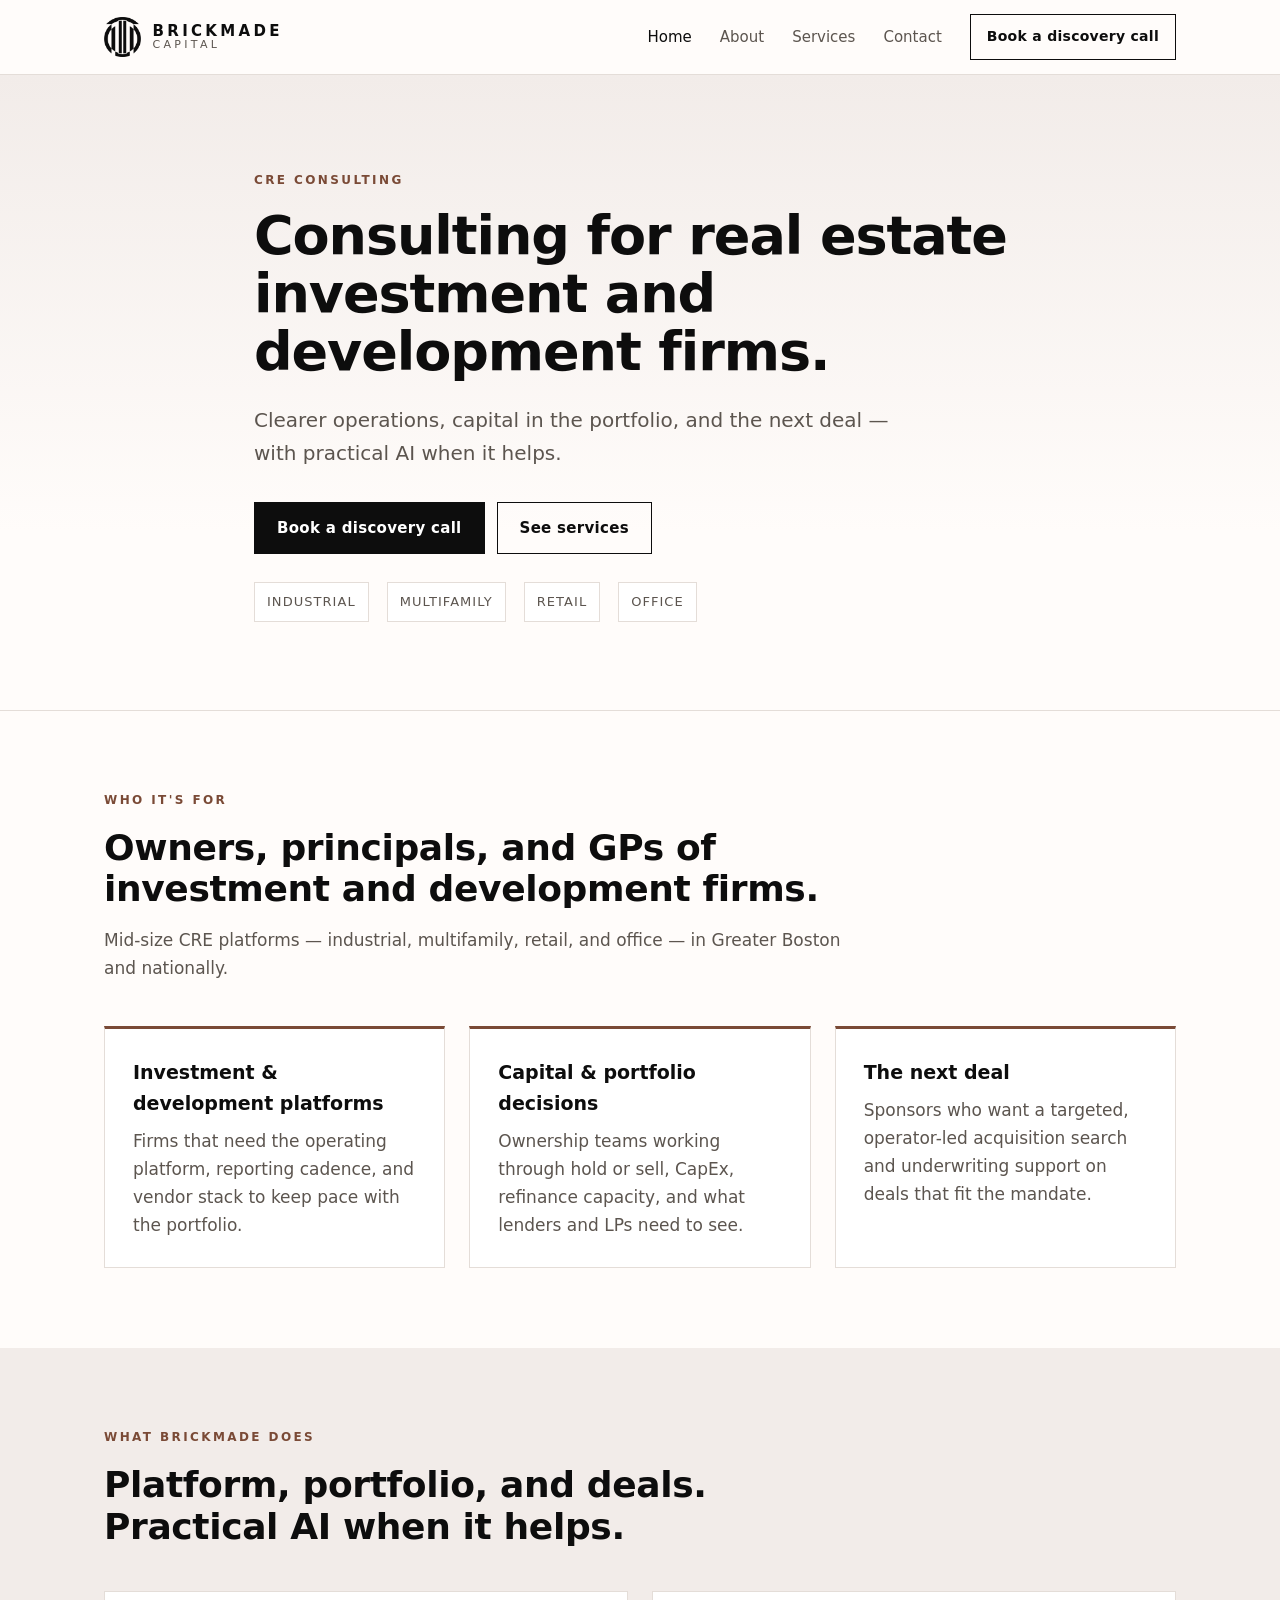
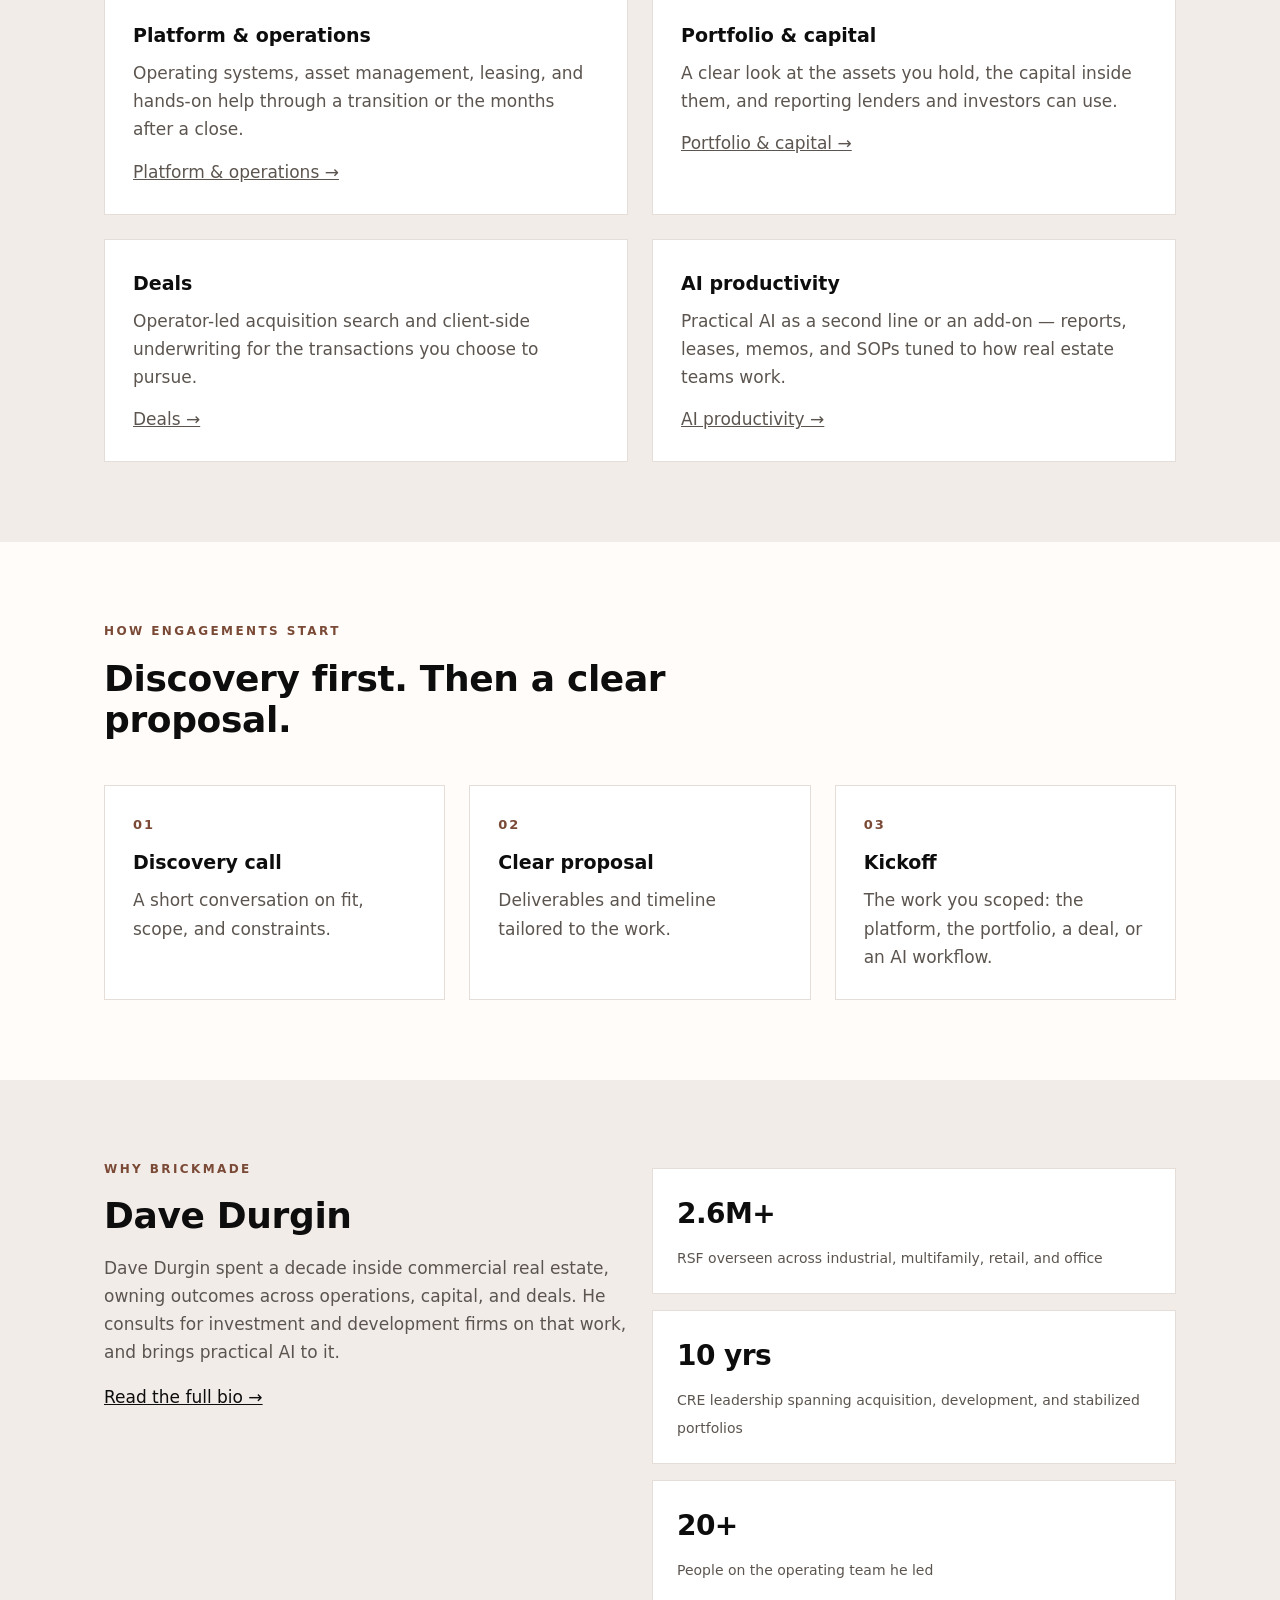
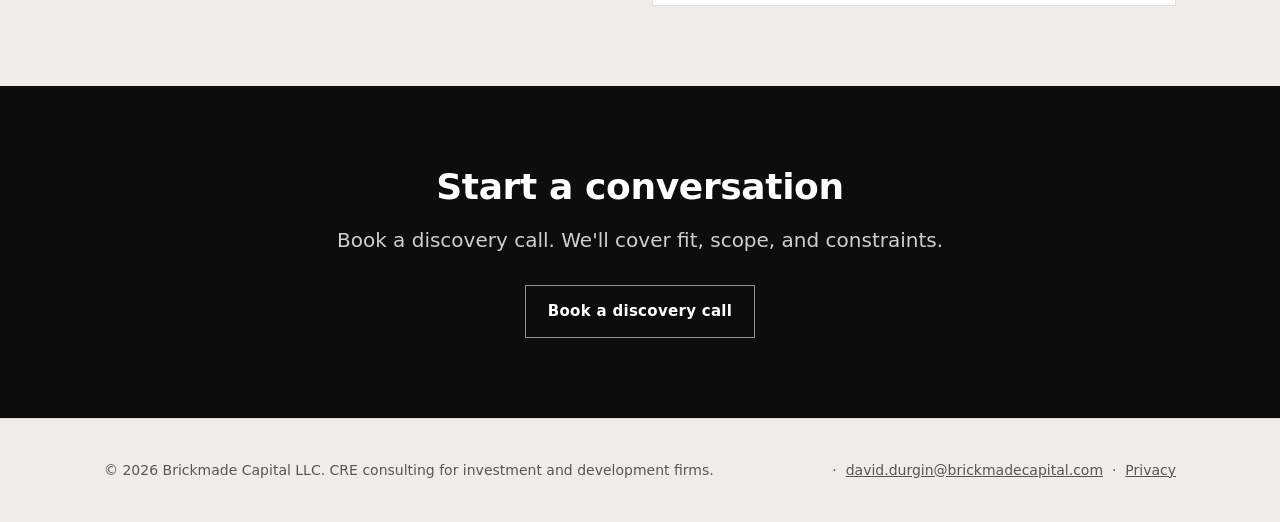
<file: index.html>
<!DOCTYPE html>
<html lang="en">
<head>
<meta charset="utf-8">
<meta name="viewport" content="width=device-width, initial-scale=1">
<title>Brickmade Capital | CRE Consulting</title>
<meta name="description" content="Brickmade Capital consults for real estate investment and development firms — operations, capital in the portfolio, and the next deal — with practical AI as an add-on.">
<link rel="icon" type="image/png" href="assets/favicon.png">
<link rel="stylesheet" href="site.css">
<!-- TODO(go-live): add canonical URL https://brickmadecapital.com/ and Open Graph image once domain is live -->
</head>
<body>
<header class="site"><div class="wrap">
<a class="brand" href="index.html"><img src="assets/bm-icon.png" alt="Brickmade Capital logo"><span>BRICKMADE<small>CAPITAL</small></span></a>
<button class="menu-toggle" aria-expanded="false" aria-label="Open menu">Menu</button>
<nav class="main"><a href="index.html" aria-current="page">Home</a><a href="about.html">About</a><a href="services.html">Services</a><a href="contact.html">Contact</a><span class="nav-cta"><a class="btn ghost" href="mailto:david.durgin@brickmadecapital.com?subject=Discovery%20call%20%E2%80%94%20Brickmade%20Capital">Book a discovery call</a></span></nav>
</div></header>
<main>
<section class="hero"><div class="wrap hero-solo">
<div>
<p class="eyebrow">CRE consulting</p>
<h1>Consulting for real estate investment and development firms.</h1>
<p class="lead">Clearer operations, capital in the portfolio, and the next deal — with practical AI when it helps.</p>
<div class="actions"><a class="btn" href="mailto:david.durgin@brickmadecapital.com?subject=Discovery%20call%20%E2%80%94%20Brickmade%20Capital">Book a discovery call</a><a class="btn ghost" href="services.html">See services</a></div>
<div class="band" style="margin-top:28px"><span>Industrial</span><span>Multifamily</span><span>Retail</span><span>Office</span></div>
</div>
</div></section>

<section><div class="wrap">
<div class="section-head"><p class="eyebrow">Who it's for</p><h2>Owners, principals, and GPs of investment and development firms.</h2>
<p class="muted" style="margin:0">Mid-size CRE platforms — industrial, multifamily, retail, and office — in Greater Boston and nationally.</p></div>
<div class="grid g3">
<div class="card lined"><h3>Investment &amp; development platforms</h3><p>Firms that need the operating platform, reporting cadence, and vendor stack to keep pace with the portfolio.</p></div>
<div class="card lined"><h3>Capital &amp; portfolio decisions</h3><p>Ownership teams working through hold or sell, CapEx, refinance capacity, and what lenders and LPs need to see.</p></div>
<div class="card lined"><h3>The next deal</h3><p>Sponsors who want a targeted, operator-led acquisition search and underwriting support on deals that fit the mandate.</p></div>
</div>
</div></section>

<section class="soft"><div class="wrap">
<div class="section-head"><p class="eyebrow">What Brickmade does</p><h2>Platform, portfolio, and deals. Practical AI when it helps.</h2></div>
<div class="grid g2">
<div class="card">
<h3>Platform &amp; operations</h3>
<p style="margin-bottom:14px">Operating systems, asset management, leasing, and hands-on help through a transition or the months after a close.</p>
<p><a href="services.html#platform">Platform &amp; operations &rarr;</a></p>
</div>
<div class="card">
<h3>Portfolio &amp; capital</h3>
<p style="margin-bottom:14px">A clear look at the assets you hold, the capital inside them, and reporting lenders and investors can use.</p>
<p><a href="services.html#portfolio">Portfolio &amp; capital &rarr;</a></p>
</div>
<div class="card">
<h3>Deals</h3>
<p style="margin-bottom:14px">Operator-led acquisition search and client-side underwriting for the transactions you choose to pursue.</p>
<p><a href="services.html#deals">Deals &rarr;</a></p>
</div>
<div class="card">
<h3>AI productivity</h3>
<p style="margin-bottom:14px">Practical AI as a second line or an add-on — reports, leases, memos, and SOPs tuned to how real estate teams work.</p>
<p><a href="services.html#ai">AI productivity &rarr;</a></p>
</div>
</div>
</div></section>

<section><div class="wrap">
<div class="section-head"><p class="eyebrow">How engagements start</p><h2>Discovery first. Then a clear proposal.</h2></div>
<div class="grid g3">
<div class="card"><div class="num">01</div><h3>Discovery call</h3><p>A short conversation on fit, scope, and constraints.</p></div>
<div class="card"><div class="num">02</div><h3>Clear proposal</h3><p>Deliverables and timeline tailored to the work.</p></div>
<div class="card"><div class="num">03</div><h3>Kickoff</h3><p>The work you scoped: the platform, the portfolio, a deal, or an AI workflow.</p></div>
</div>
</div></section>

<section class="soft"><div class="wrap grid g2" style="align-items:start">
<div>
<p class="eyebrow">Why Brickmade</p>
<h2>Dave Durgin</h2>
<p class="muted">Dave Durgin spent a decade inside commercial real estate, owning outcomes across operations, capital, and deals. He consults for investment and development firms on that work, and brings practical AI to it.</p>
<p><a href="about.html">Read the full bio &rarr;</a></p>
</div>
<div class="stat-row" style="grid-template-columns:1fr;gap:16px">
<div class="stat"><strong>2.6M+</strong><span>RSF overseen across industrial, multifamily, retail, and office</span></div>
<div class="stat"><strong>10 yrs</strong><span>CRE leadership spanning acquisition, development, and stabilized portfolios</span></div>
<div class="stat"><strong>20+</strong><span>People on the operating team he led</span></div>
</div>
</div></section>

<section class="dark cta"><div class="wrap">
<h2>Start a conversation</h2>
<p class="lead">Book a discovery call. We'll cover fit, scope, and constraints.</p>
<div class="actions" style="justify-content:center">
<a class="btn ghost-light" href="mailto:david.durgin@brickmadecapital.com?subject=Discovery%20call%20%E2%80%94%20Brickmade%20Capital">Book a discovery call</a>
</div>
</div></section>
</main>
<footer class="site"><div class="wrap">
<div>&copy; <span id="year">2026</span> Brickmade Capital LLC. CRE consulting for investment and development firms.<!-- TODO: confirm exact legal entity name matches Certificate of Organization --></div>
<div>&nbsp;·&nbsp; <a href="mailto:david.durgin@brickmadecapital.com">david.durgin@brickmadecapital.com</a> &nbsp;·&nbsp; <a href="privacy.html">Privacy</a></div>
</div></footer>
<script src="site.js"></script>
</body>
</html>
</file>
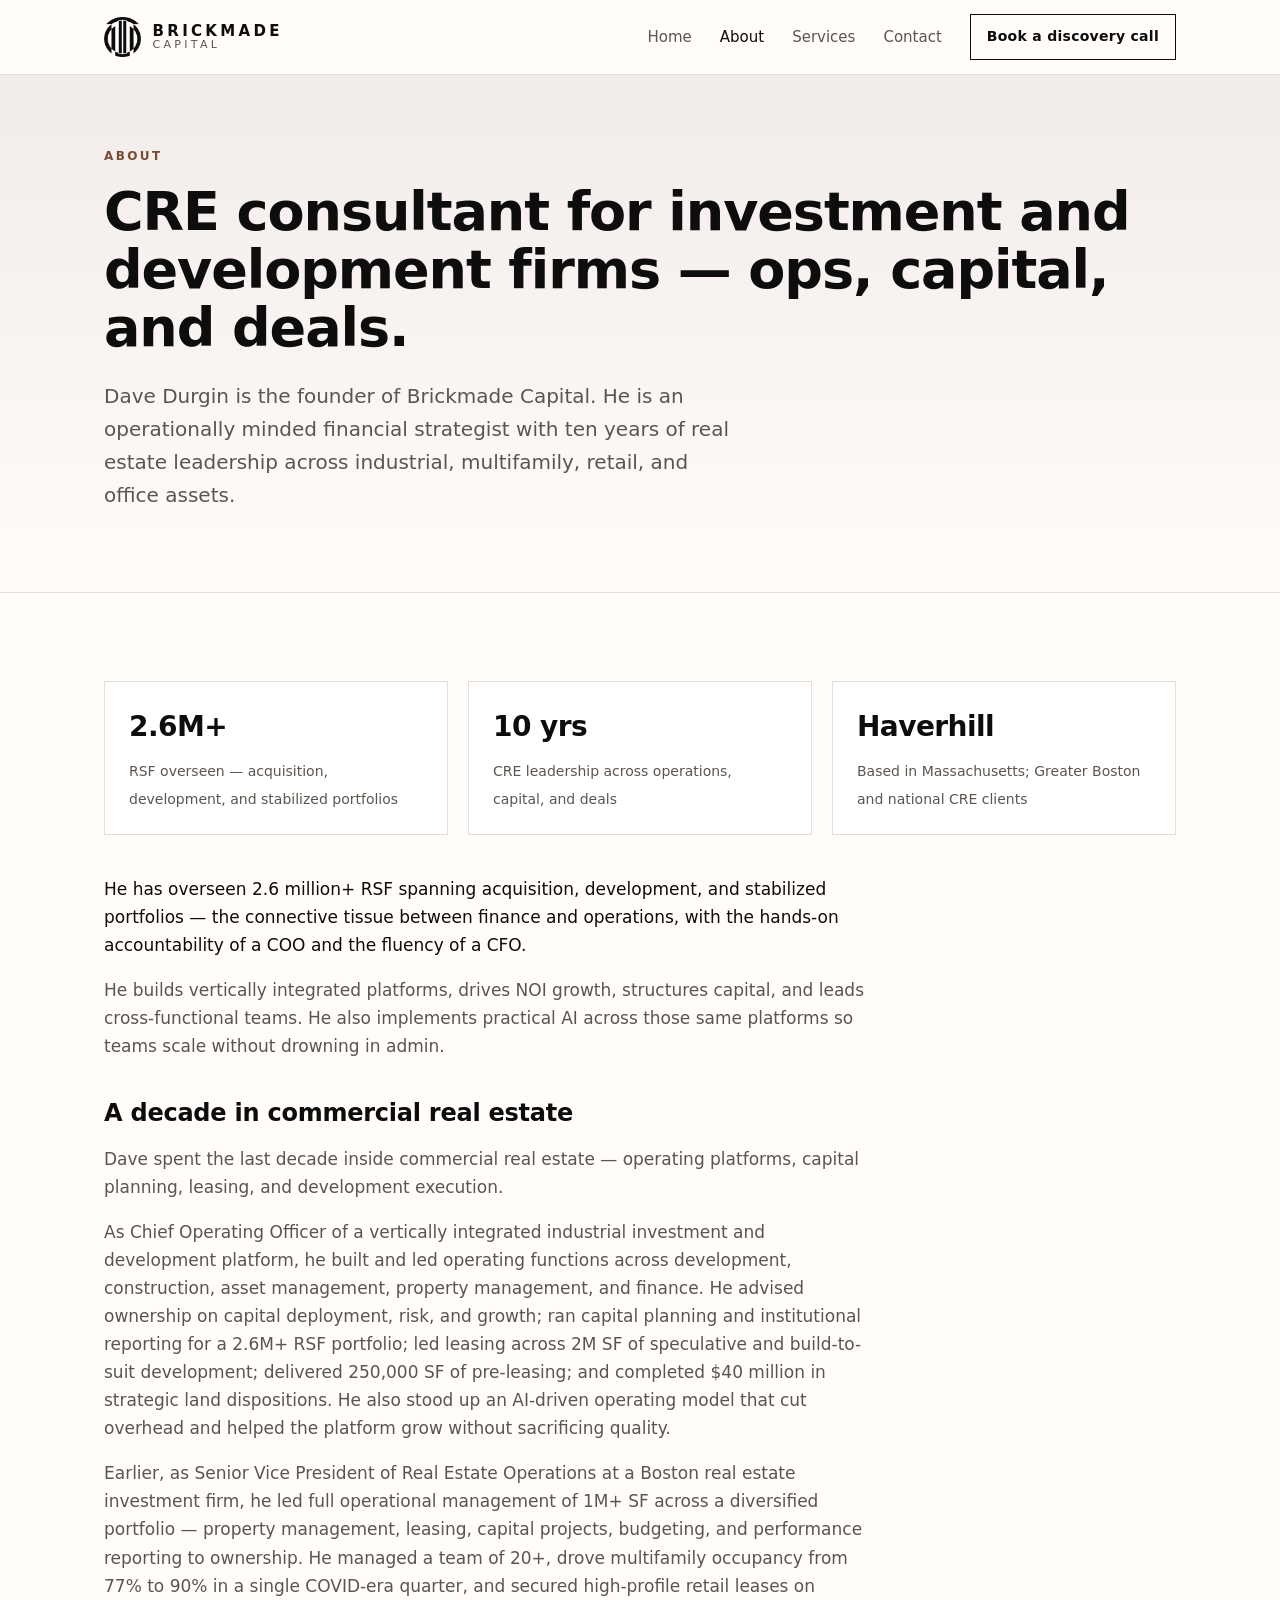
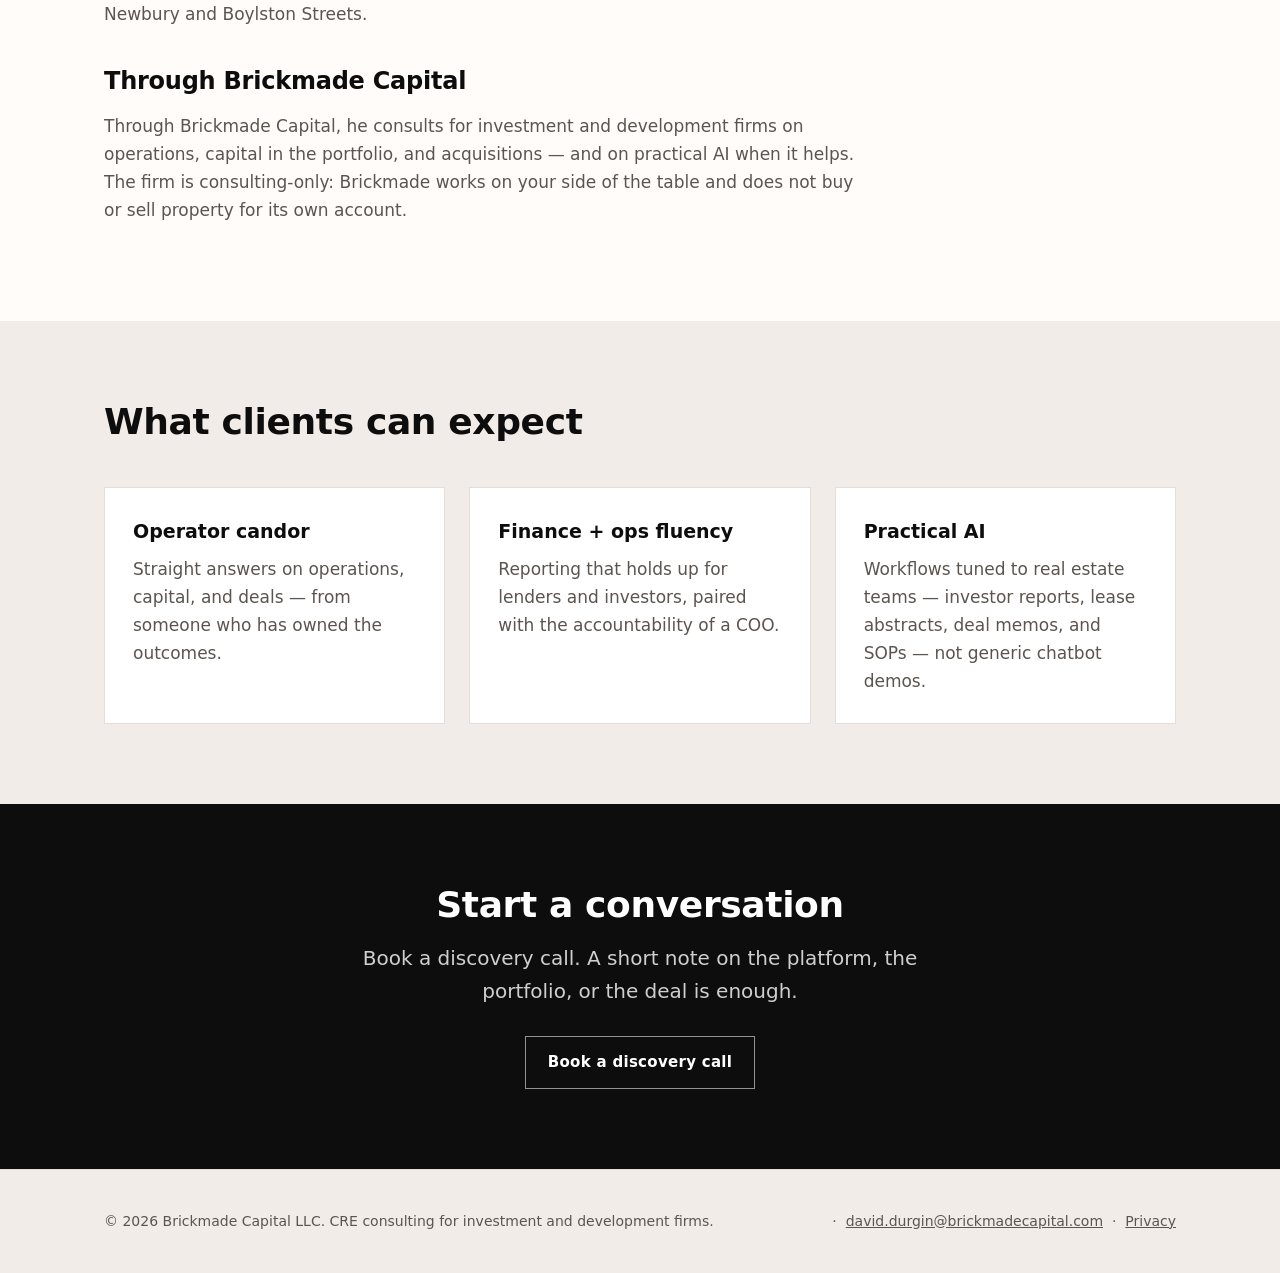
<file: about.html>
<!DOCTYPE html>
<html lang="en">
<head>
<meta charset="utf-8">
<meta name="viewport" content="width=device-width, initial-scale=1">
<title>About Dave Durgin | Brickmade Capital</title>
<meta name="description" content="Dave Durgin — CRE consultant for investment and development firms. Ops, capital, and deals. Ten years of real estate leadership; founder of Brickmade Capital.">
<link rel="icon" type="image/png" href="assets/favicon.png">
<link rel="stylesheet" href="site.css">
<!-- TODO(go-live): add canonical URL https://brickmadecapital.com/about.html and Open Graph image once domain is live -->
</head>
<body>
<header class="site"><div class="wrap">
<a class="brand" href="index.html"><img src="assets/bm-icon.png" alt="Brickmade Capital logo"><span>BRICKMADE<small>CAPITAL</small></span></a>
<button class="menu-toggle" aria-expanded="false" aria-label="Open menu">Menu</button>
<nav class="main"><a href="index.html">Home</a><a href="about.html" aria-current="page">About</a><a href="services.html">Services</a><a href="contact.html">Contact</a><span class="nav-cta"><a class="btn ghost" href="mailto:david.durgin@brickmadecapital.com?subject=Discovery%20call%20%E2%80%94%20Brickmade%20Capital">Book a discovery call</a></span></nav>
</div></header>
<main>
<section class="page-head"><div class="wrap"><p class="eyebrow">About</p>
<h1>CRE consultant for investment and development firms — ops, capital, and deals.</h1>
<p class="lead">Dave Durgin is the founder of Brickmade Capital. He is an operationally minded financial strategist with ten years of real estate leadership across industrial, multifamily, retail, and office assets.</p></div></section>

<section><div class="wrap">
<div class="stat-row" style="margin-bottom:40px">
<div class="stat"><strong>2.6M+</strong><span>RSF overseen — acquisition, development, and stabilized portfolios</span></div>
<div class="stat"><strong>10 yrs</strong><span>CRE leadership across operations, capital, and deals</span></div>
<div class="stat"><strong>Haverhill</strong><span>Based in Massachusetts; Greater Boston and national CRE clients</span></div>
</div>
<div class="prose">
<p class="ink">He has overseen 2.6 million+ RSF spanning acquisition, development, and stabilized portfolios — the connective tissue between finance and operations, with the hands-on accountability of a COO and the fluency of a CFO.</p>
<p>He builds vertically integrated platforms, drives NOI growth, structures capital, and leads cross-functional teams. He also implements practical AI across those same platforms so teams scale without drowning in admin.</p>

<h2>A decade in commercial real estate</h2>
<p>Dave spent the last decade inside commercial real estate — operating platforms, capital planning, leasing, and development execution.</p>
<p>As Chief Operating Officer of a vertically integrated industrial investment and development platform, he built and led operating functions across development, construction, asset management, property management, and finance. He advised ownership on capital deployment, risk, and growth; ran capital planning and institutional reporting for a 2.6M+ RSF portfolio; led leasing across 2M SF of speculative and build-to-suit development; delivered 250,000 SF of pre-leasing; and completed $40 million in strategic land dispositions. He also stood up an AI-driven operating model that cut overhead and helped the platform grow without sacrificing quality.</p>
<p>Earlier, as Senior Vice President of Real Estate Operations at a Boston real estate investment firm, he led full operational management of 1M+ SF across a diversified portfolio — property management, leasing, capital projects, budgeting, and performance reporting to ownership. He managed a team of 20+, drove multifamily occupancy from 77% to 90% in a single COVID-era quarter, and secured high-profile retail leases on Newbury and Boylston Streets.</p>

<h2>Through Brickmade Capital</h2>
<p>Through Brickmade Capital, he consults for investment and development firms on operations, capital in the portfolio, and acquisitions — and on practical AI when it helps. The firm is consulting-only: Brickmade works on your side of the table and does not buy or sell property for its own account.</p>
<!-- TODO(Dave): optional headshot (assets/dave.jpg) -->
</div>
</div></section>

<section class="soft"><div class="wrap">
<div class="section-head"><h2>What clients can expect</h2></div>
<div class="grid g3">
<div class="card"><h3>Operator candor</h3><p>Straight answers on operations, capital, and deals — from someone who has owned the outcomes.</p></div>
<div class="card"><h3>Finance + ops fluency</h3><p>Reporting that holds up for lenders and investors, paired with the accountability of a COO.</p></div>
<div class="card"><h3>Practical AI</h3><p>Workflows tuned to real estate teams — investor reports, lease abstracts, deal memos, and SOPs — not generic chatbot demos.</p></div>
</div></div></section>

<section class="dark cta"><div class="wrap">
<h2>Start a conversation</h2>
<p class="lead">Book a discovery call. A short note on the platform, the portfolio, or the deal is enough.</p>
<div class="actions" style="justify-content:center">
<a class="btn ghost-light" href="mailto:david.durgin@brickmadecapital.com?subject=Discovery%20call%20%E2%80%94%20Brickmade%20Capital">Book a discovery call</a>
</div>
</div></section>
</main>
<footer class="site"><div class="wrap">
<div>&copy; <span id="year">2026</span> Brickmade Capital LLC. CRE consulting for investment and development firms.<!-- TODO: confirm exact legal entity name matches Certificate of Organization --></div>
<div>&nbsp;·&nbsp; <a href="mailto:david.durgin@brickmadecapital.com">david.durgin@brickmadecapital.com</a> &nbsp;·&nbsp; <a href="privacy.html">Privacy</a></div>
</div></footer>
<script src="site.js"></script>
</body>
</html>
</file>
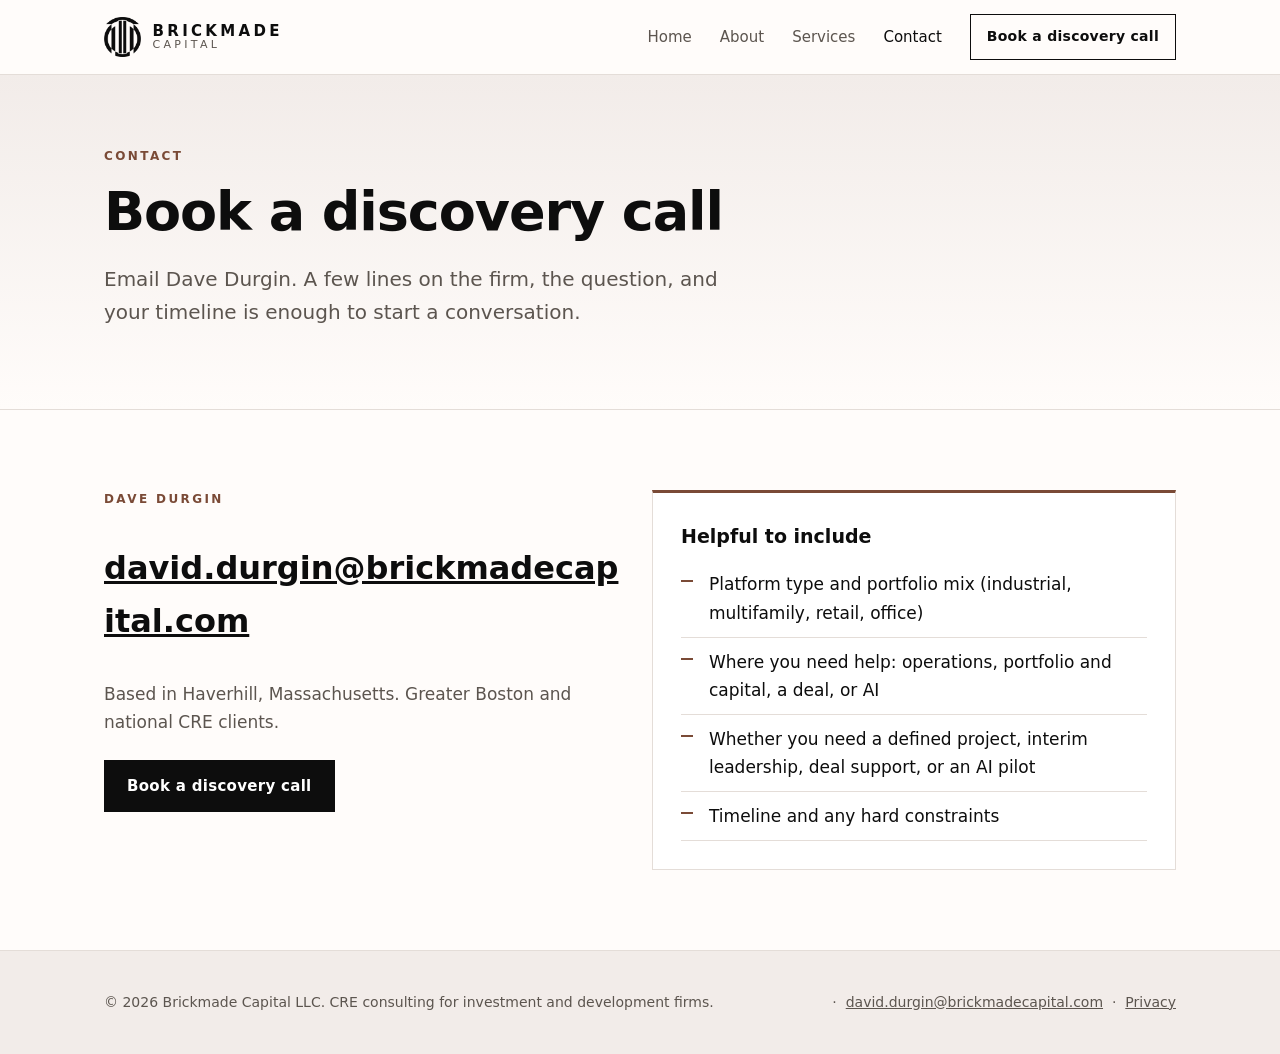
<file: contact.html>
<!DOCTYPE html>
<html lang="en">
<head>
<meta charset="utf-8">
<meta name="viewport" content="width=device-width, initial-scale=1">
<title>Contact | Brickmade Capital</title>
<meta name="description" content="Book a discovery call with Dave Durgin at Brickmade Capital. CRE consulting for investment and development firms.">
<link rel="icon" type="image/png" href="assets/favicon.png">
<link rel="stylesheet" href="site.css">
<!-- TODO(go-live): add canonical URL https://brickmadecapital.com/contact.html and Open Graph image once domain is live -->
</head>
<body>
<header class="site"><div class="wrap">
<a class="brand" href="index.html"><img src="assets/bm-icon.png" alt="Brickmade Capital logo"><span>BRICKMADE<small>CAPITAL</small></span></a>
<button class="menu-toggle" aria-expanded="false" aria-label="Open menu">Menu</button>
<nav class="main"><a href="index.html">Home</a><a href="about.html">About</a><a href="services.html">Services</a><a href="contact.html" aria-current="page">Contact</a><span class="nav-cta"><a class="btn ghost" href="mailto:david.durgin@brickmadecapital.com?subject=Discovery%20call%20%E2%80%94%20Brickmade%20Capital">Book a discovery call</a></span></nav>
</div></header>
<main>
<section class="page-head"><div class="wrap"><p class="eyebrow">Contact</p>
<h1>Book a discovery call</h1>
<p class="lead">Email Dave Durgin. A few lines on the firm, the question, and your timeline is enough to start a conversation.</p></div></section>
<section><div class="wrap grid g2" style="align-items:start">
<div>
<p class="eyebrow">Dave Durgin</p>
<p class="email-big"><a href="mailto:david.durgin@brickmadecapital.com?subject=Discovery%20call%20%E2%80%94%20Brickmade%20Capital">david.durgin@brickmadecapital.com</a></p>
<p class="muted" style="margin-top:12px">Based in Haverhill, Massachusetts. Greater Boston and national CRE clients.</p>
<div class="actions" style="margin-top:24px">
<a class="btn" href="mailto:david.durgin@brickmadecapital.com?subject=Discovery%20call%20%E2%80%94%20Brickmade%20Capital">Book a discovery call</a>
</div>
</div>
<div class="card lined"><h3>Helpful to include</h3><ul class="check">
<li>Platform type and portfolio mix (industrial, multifamily, retail, office)</li>
<li>Where you need help: operations, portfolio and capital, a deal, or AI</li>
<li>Whether you need a defined project, interim leadership, deal support, or an AI pilot</li>
<li>Timeline and any hard constraints</li></ul></div>
</div></section>
</main>
<footer class="site"><div class="wrap">
<div>&copy; <span id="year">2026</span> Brickmade Capital LLC. CRE consulting for investment and development firms.<!-- TODO: confirm exact legal entity name matches Certificate of Organization --></div>
<div>&nbsp;·&nbsp; <a href="mailto:david.durgin@brickmadecapital.com">david.durgin@brickmadecapital.com</a> &nbsp;·&nbsp; <a href="privacy.html">Privacy</a></div>
</div></footer>
<script src="site.js"></script>
</body>
</html>
</file>
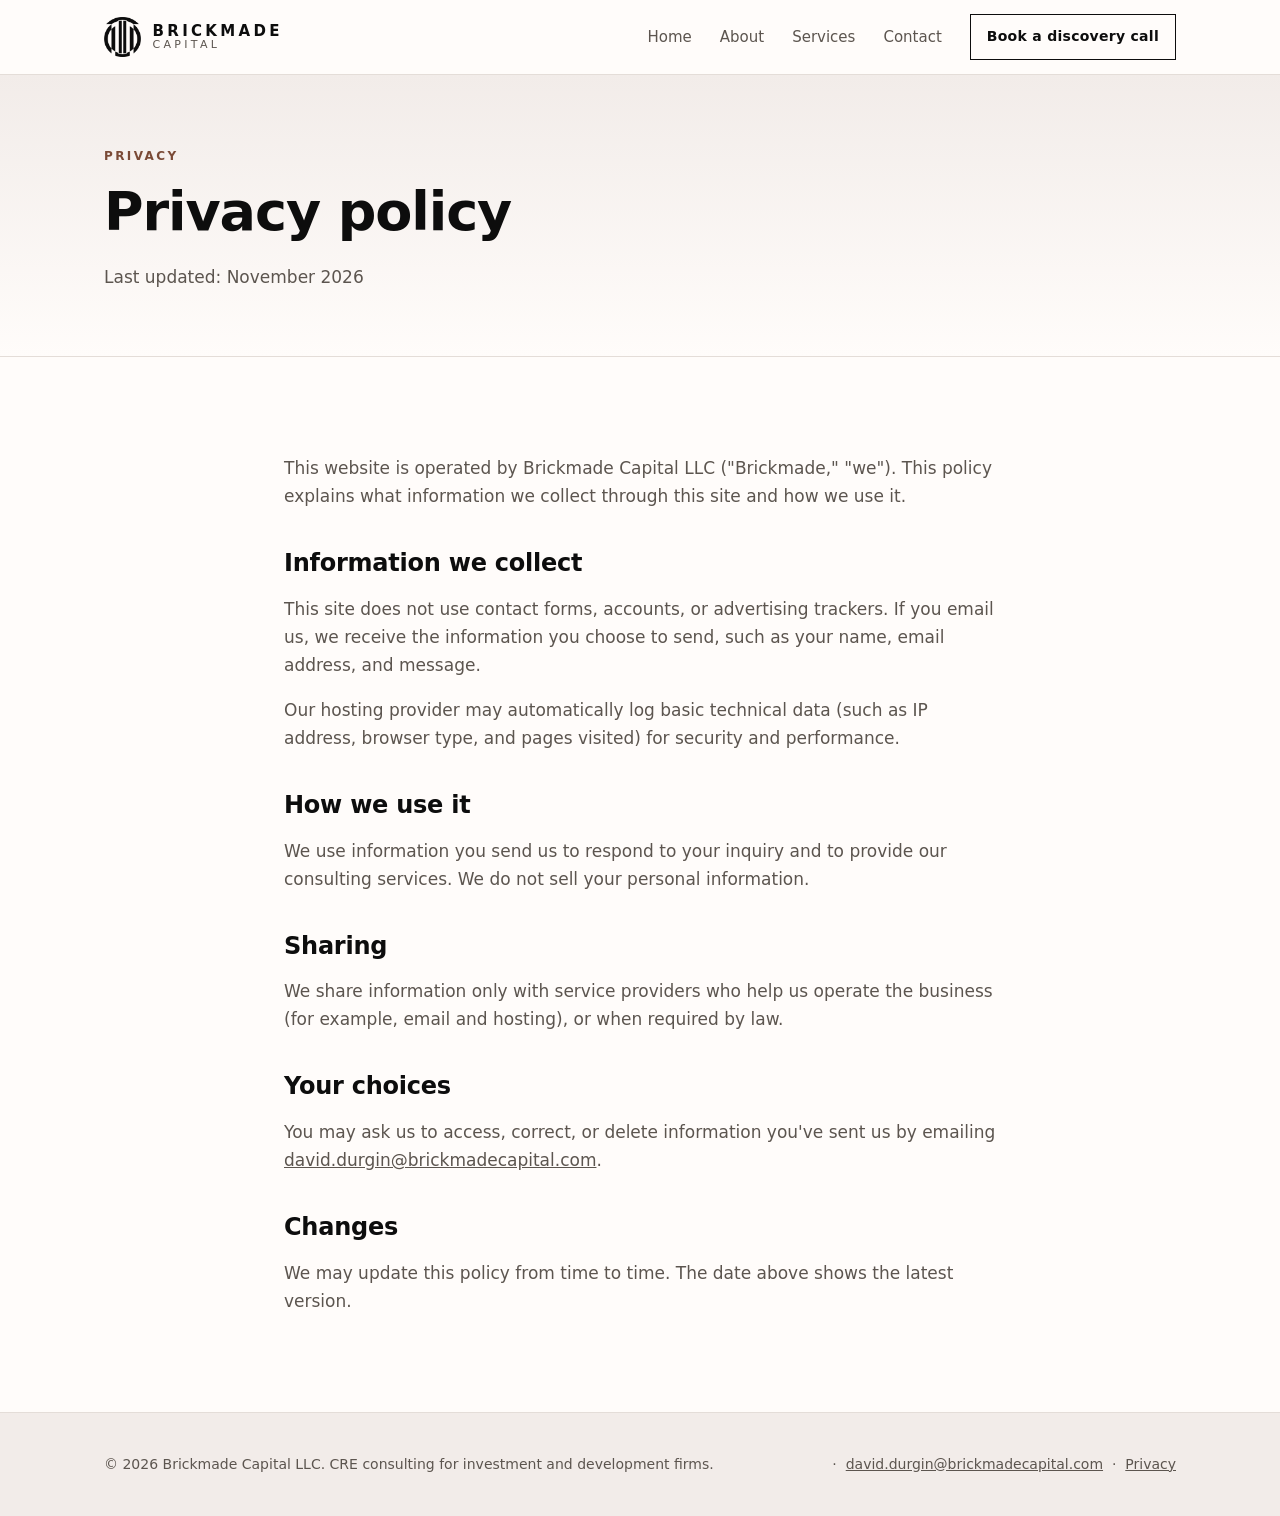
<file: privacy.html>
<!DOCTYPE html>
<html lang="en">
<head>
<meta charset="utf-8">
<meta name="viewport" content="width=device-width, initial-scale=1">
<title>Privacy | Brickmade Capital</title>
<meta name="description" content="Privacy policy for the Brickmade Capital website.">
<link rel="icon" type="image/png" href="assets/favicon.png">
<link rel="stylesheet" href="site.css">
<!-- TODO(go-live): add canonical URL https://brickmadecapital.com/privacy.html and Open Graph image once domain is live -->
</head>
<body>
<header class="site"><div class="wrap">
<a class="brand" href="index.html"><img src="assets/bm-icon.png" alt="Brickmade Capital logo"><span>BRICKMADE<small>CAPITAL</small></span></a>
<button class="menu-toggle" aria-expanded="false" aria-label="Open menu">Menu</button>
<nav class="main"><a href="index.html">Home</a><a href="about.html">About</a><a href="services.html">Services</a><a href="contact.html">Contact</a><span class="nav-cta"><a class="btn ghost" href="mailto:david.durgin@brickmadecapital.com?subject=Discovery%20call%20%E2%80%94%20Brickmade%20Capital">Book a discovery call</a></span></nav>
</div></header>
<main>
<section class="page-head"><div class="wrap"><p class="eyebrow">Privacy</p><h1>Privacy policy</h1>
<p class="muted">Last updated: <!-- TODO: set date at go-live -->November 2026</p></div></section>
<section><div class="wrap prose">
<p>This website is operated by Brickmade Capital LLC ("Brickmade," "we"). This policy explains what information we collect through this site and how we use it.</p>
<h2>Information we collect</h2>
<p>This site does not use contact forms, accounts, or advertising trackers. If you email us, we receive the information you choose to send, such as your name, email address, and message.</p>
<p>Our hosting provider may automatically log basic technical data (such as IP address, browser type, and pages visited) for security and performance. <!-- TODO: if Cloudflare Web Analytics or another analytics tool is enabled, describe it here. --></p>
<h2>How we use it</h2>
<p>We use information you send us to respond to your inquiry and to provide our consulting services. We do not sell your personal information.</p>
<h2>Sharing</h2>
<p>We share information only with service providers who help us operate the business (for example, email and hosting), or when required by law.</p>
<h2>Your choices</h2>
<p>You may ask us to access, correct, or delete information you've sent us by emailing <a href="mailto:david.durgin@brickmadecapital.com">david.durgin@brickmadecapital.com</a>.</p>
<h2>Changes</h2>
<p>We may update this policy from time to time. The date above shows the latest version.</p>
<!-- TODO(Dave): have counsel review before go-live if desired. -->
</div></section>
</main>
<footer class="site"><div class="wrap">
<div>&copy; <span id="year">2026</span> Brickmade Capital LLC. CRE consulting for investment and development firms.<!-- TODO: confirm exact legal entity name matches Certificate of Organization --></div>
<div>&nbsp;·&nbsp; <a href="mailto:david.durgin@brickmadecapital.com">david.durgin@brickmadecapital.com</a> &nbsp;·&nbsp; <a href="privacy.html">Privacy</a></div>
</div></footer>
<script src="site.js"></script>
</body>
</html>
</file>
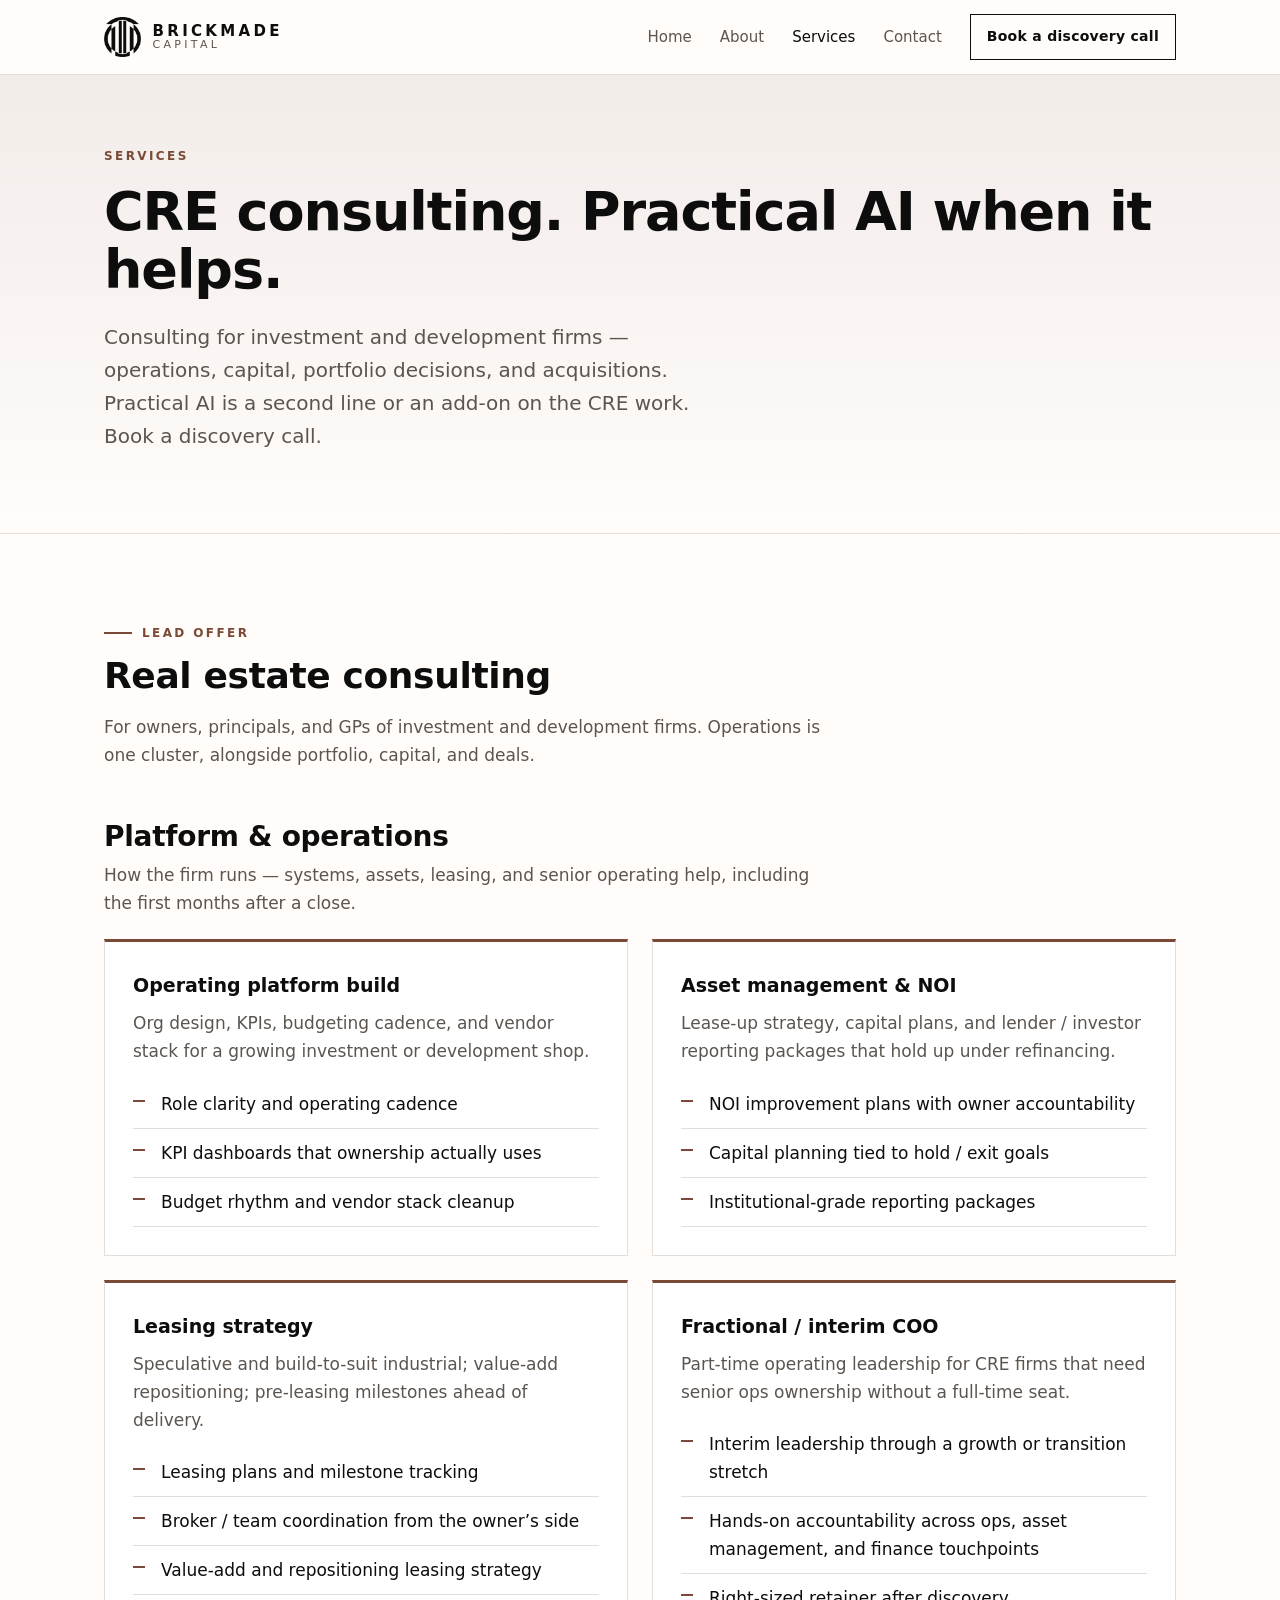
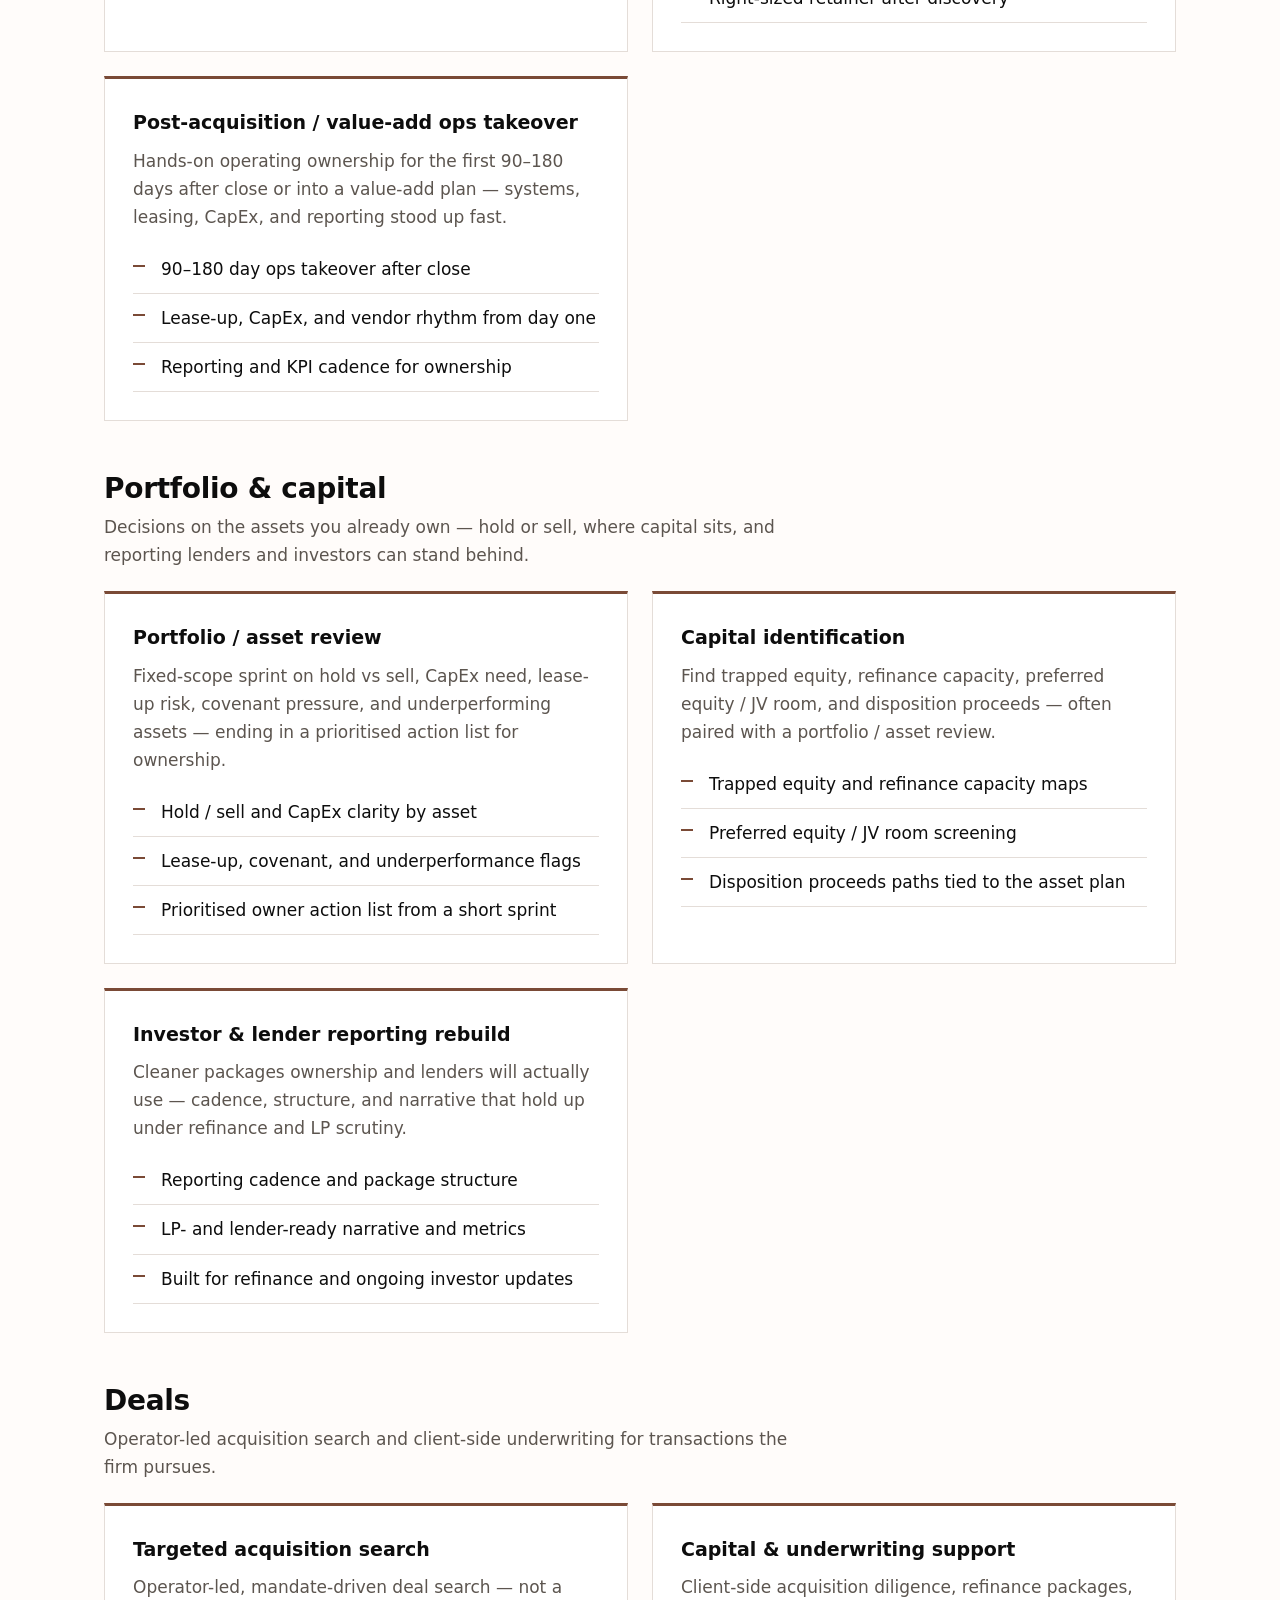
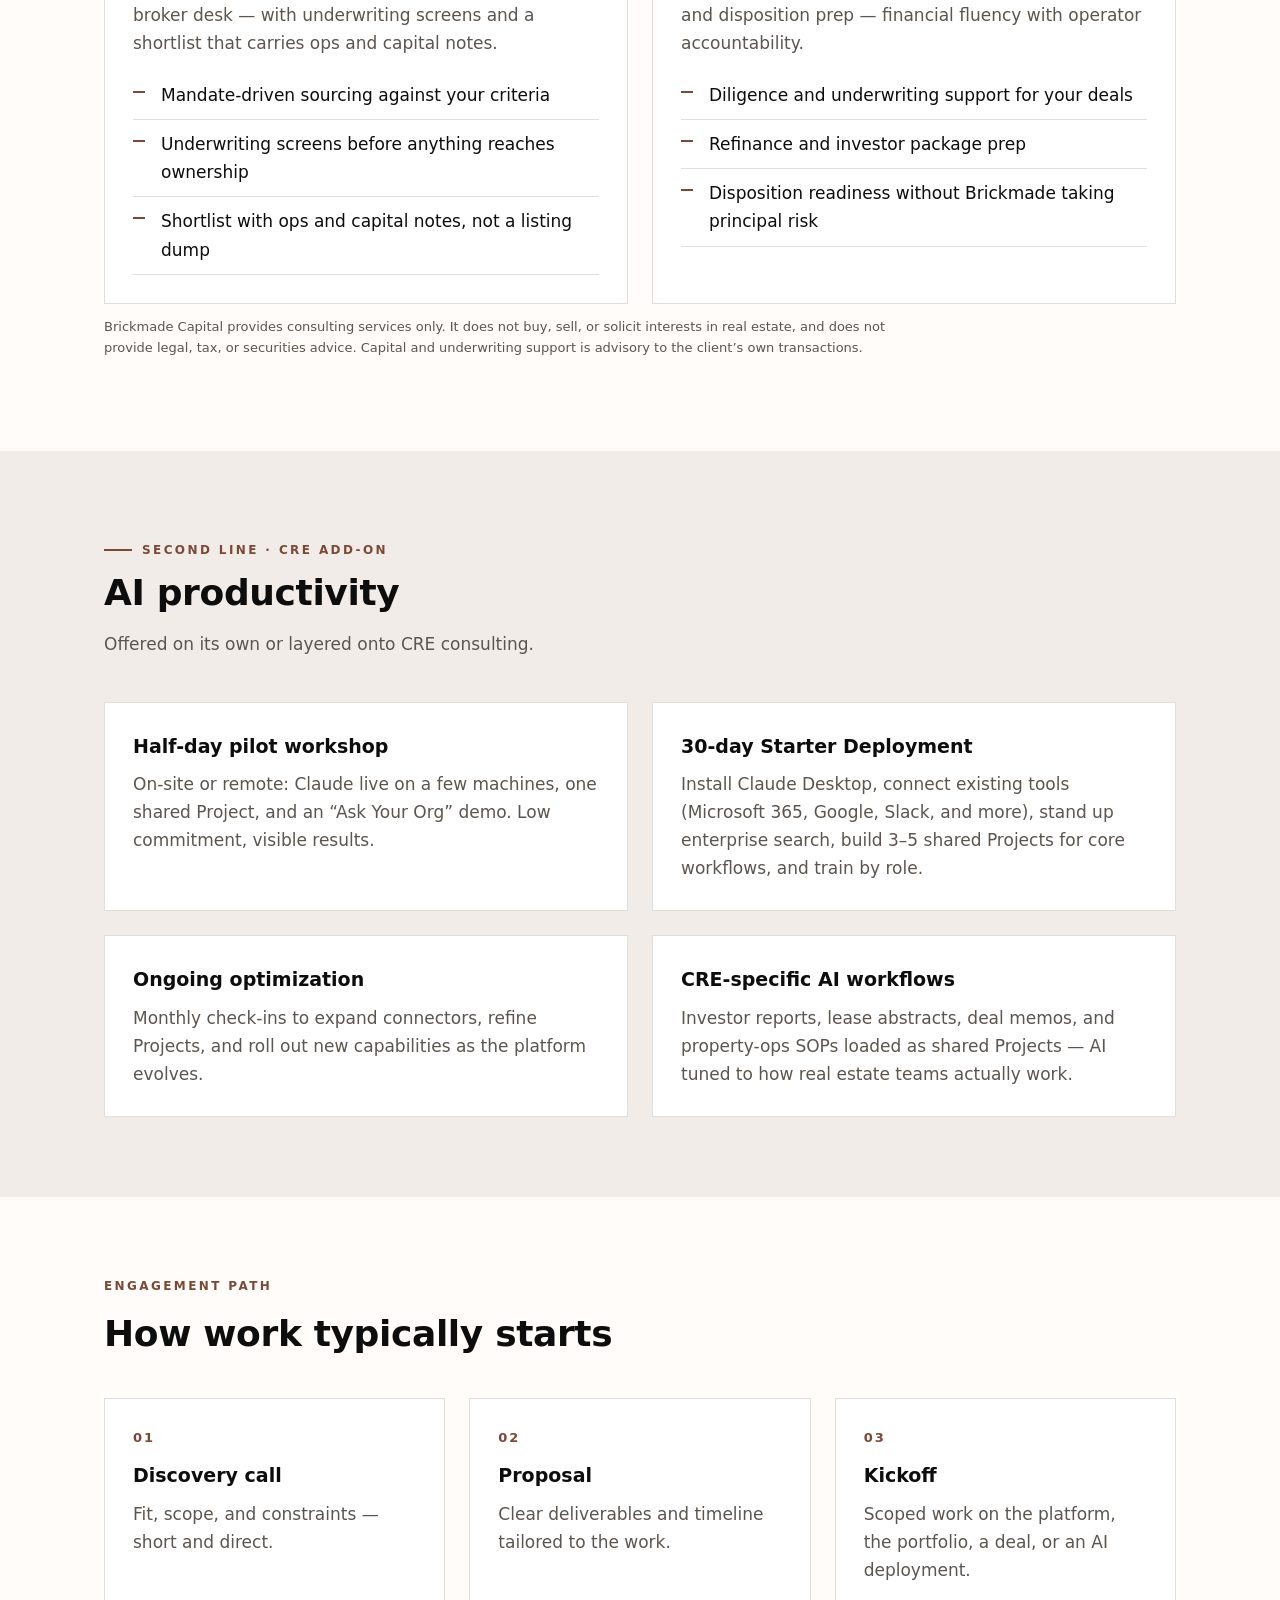
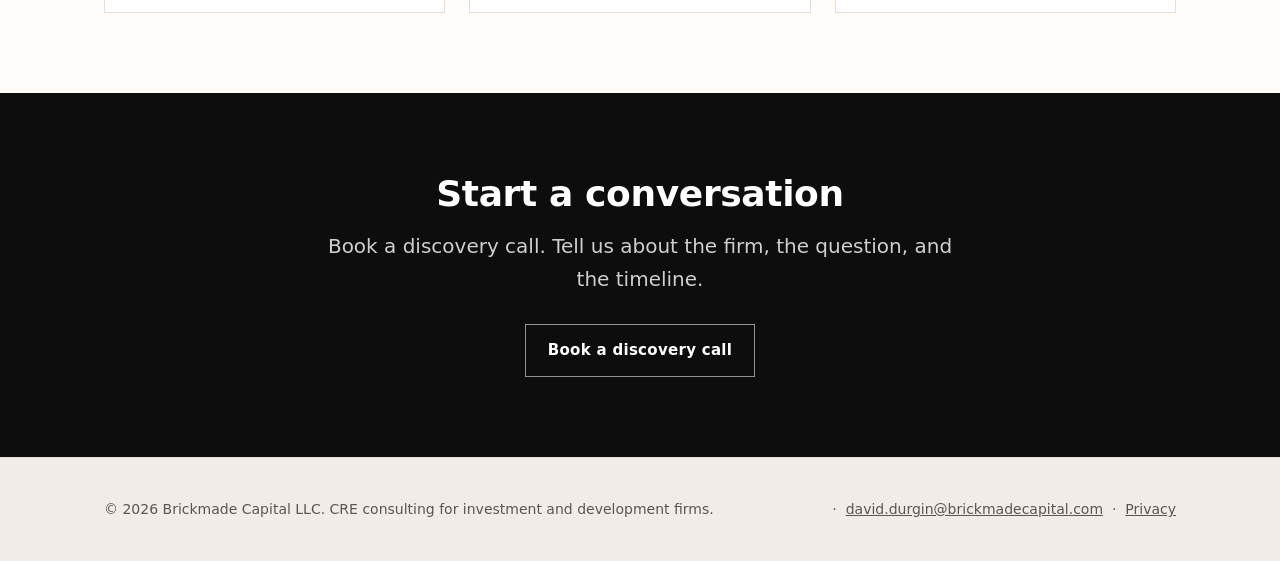
<file: services.html>
<!DOCTYPE html>
<html lang="en">
<head>
<meta charset="utf-8">
<meta name="viewport" content="width=device-width, initial-scale=1">
<title>Services | Brickmade Capital</title>
<meta name="description" content="CRE consulting for investment and development firms: operations, portfolio and capital, acquisitions, and practical AI. Book a discovery call.">
<link rel="icon" type="image/png" href="assets/favicon.png">
<link rel="stylesheet" href="site.css">
<!-- TODO(go-live): add canonical URL https://brickmadecapital.com/services.html and Open Graph image once domain is live -->
</head>
<body>
<header class="site"><div class="wrap">
<a class="brand" href="index.html"><img src="assets/bm-icon.png" alt="Brickmade Capital logo"><span>BRICKMADE<small>CAPITAL</small></span></a>
<button class="menu-toggle" aria-expanded="false" aria-label="Open menu">Menu</button>
<nav class="main"><a href="index.html">Home</a><a href="about.html">About</a><a href="services.html" aria-current="page">Services</a><a href="contact.html">Contact</a><span class="nav-cta"><a class="btn ghost" href="mailto:david.durgin@brickmadecapital.com?subject=Discovery%20call%20%E2%80%94%20Brickmade%20Capital">Book a discovery call</a></span></nav>
</div></header>
<main>
<section class="page-head"><div class="wrap"><p class="eyebrow">Services</p>
<h1>CRE consulting. Practical AI when it helps.</h1>
<p class="lead">Consulting for investment and development firms — operations, capital, portfolio decisions, and acquisitions. Practical AI is a second line or an add-on on the CRE work. Book a discovery call.</p></div></section>

<section id="cre"><div class="wrap">
<div class="section-head"><div class="split-label"><span class="bar"></span><p class="eyebrow" style="margin:0">Lead offer</p></div>
<h2>Real estate consulting</h2>
<p class="muted" style="margin:0">For owners, principals, and GPs of investment and development firms. Operations is one cluster, alongside portfolio, capital, and deals.</p></div>

<div class="cluster" id="platform">
<h2>Platform &amp; operations</h2>
<p class="intro">How the firm runs — systems, assets, leasing, and senior operating help, including the first months after a close.</p>
<div class="grid g2">
<div class="card lined"><h3>Operating platform build</h3><p style="margin-bottom:14px">Org design, KPIs, budgeting cadence, and vendor stack for a growing investment or development shop.</p><ul class="check"><li>Role clarity and operating cadence</li><li>KPI dashboards that ownership actually uses</li><li>Budget rhythm and vendor stack cleanup</li></ul></div>
<div class="card lined"><h3>Asset management &amp; NOI</h3><p style="margin-bottom:14px">Lease-up strategy, capital plans, and lender / investor reporting packages that hold up under refinancing.</p><ul class="check"><li>NOI improvement plans with owner accountability</li><li>Capital planning tied to hold / exit goals</li><li>Institutional-grade reporting packages</li></ul></div>
<div class="card lined"><h3>Leasing strategy</h3><p style="margin-bottom:14px">Speculative and build-to-suit industrial; value-add repositioning; pre-leasing milestones ahead of delivery.</p><ul class="check"><li>Leasing plans and milestone tracking</li><li>Broker / team coordination from the owner’s side</li><li>Value-add and repositioning leasing strategy</li></ul></div>
<div class="card lined"><h3>Fractional / interim COO</h3><p style="margin-bottom:14px">Part-time operating leadership for CRE firms that need senior ops ownership without a full-time seat.</p><ul class="check"><li>Interim leadership through a growth or transition stretch</li><li>Hands-on accountability across ops, asset management, and finance touchpoints</li><li>Right-sized retainer after discovery</li></ul></div>
<div class="card lined"><h3>Post-acquisition / value-add ops takeover</h3><p style="margin-bottom:14px">Hands-on operating ownership for the first 90–180 days after close or into a value-add plan — systems, leasing, CapEx, and reporting stood up fast.</p><ul class="check"><li>90–180 day ops takeover after close</li><li>Lease-up, CapEx, and vendor rhythm from day one</li><li>Reporting and KPI cadence for ownership</li></ul></div>
</div>
</div>

<div class="cluster" id="portfolio">
<h2>Portfolio &amp; capital</h2>
<p class="intro">Decisions on the assets you already own — hold or sell, where capital sits, and reporting lenders and investors can stand behind.</p>
<div class="grid g2">
<div class="card lined"><h3>Portfolio / asset review</h3><p style="margin-bottom:14px">Fixed-scope sprint on hold vs sell, CapEx need, lease-up risk, covenant pressure, and underperforming assets — ending in a prioritised action list for ownership.</p><ul class="check"><li>Hold / sell and CapEx clarity by asset</li><li>Lease-up, covenant, and underperformance flags</li><li>Prioritised owner action list from a short sprint</li></ul></div>
<div class="card lined"><h3>Capital identification</h3><p style="margin-bottom:14px">Find trapped equity, refinance capacity, preferred equity / JV room, and disposition proceeds — often paired with a portfolio / asset review.</p><ul class="check"><li>Trapped equity and refinance capacity maps</li><li>Preferred equity / JV room screening</li><li>Disposition proceeds paths tied to the asset plan</li></ul></div>
<div class="card lined"><h3>Investor &amp; lender reporting rebuild</h3><p style="margin-bottom:14px">Cleaner packages ownership and lenders will actually use — cadence, structure, and narrative that hold up under refinance and LP scrutiny.</p><ul class="check"><li>Reporting cadence and package structure</li><li>LP- and lender-ready narrative and metrics</li><li>Built for refinance and ongoing investor updates</li></ul></div>
</div>
</div>

<div class="cluster" id="deals">
<h2>Deals</h2>
<p class="intro">Operator-led acquisition search and client-side underwriting for transactions the firm pursues.</p>
<div class="grid g2">
<div class="card lined"><h3>Targeted acquisition search</h3><p style="margin-bottom:14px">Operator-led, mandate-driven deal search — not a broker desk — with underwriting screens and a shortlist that carries ops and capital notes.</p><ul class="check"><li>Mandate-driven sourcing against your criteria</li><li>Underwriting screens before anything reaches ownership</li><li>Shortlist with ops and capital notes, not a listing dump</li></ul></div>
<div class="card lined"><h3>Capital &amp; underwriting support</h3><p style="margin-bottom:14px">Client-side acquisition diligence, refinance packages, and disposition prep — financial fluency with operator accountability.</p><ul class="check"><li>Diligence and underwriting support for your deals</li><li>Refinance and investor package prep</li><li>Disposition readiness without Brickmade taking principal risk</li></ul></div>
</div>
<p class="disclaimer">Brickmade Capital provides consulting services only. It does not buy, sell, or solicit interests in real estate, and does not provide legal, tax, or securities advice. Capital and underwriting support is advisory to the client’s own transactions.</p>
</div>
</div></section>

<section id="ai" class="soft"><div class="wrap">
<div class="section-head"><div class="split-label"><span class="bar"></span><p class="eyebrow" style="margin:0">Second line · CRE add-on</p></div>
<h2>AI productivity</h2>
<p class="muted" style="margin:0">Offered on its own or layered onto CRE consulting.</p></div>
<div class="grid g2">
<div class="card"><h3>Half-day pilot workshop</h3><p>On-site or remote: Claude live on a few machines, one shared Project, and an “Ask Your Org” demo. Low commitment, visible results.</p></div>
<div class="card"><h3>30-day Starter Deployment</h3><p>Install Claude Desktop, connect existing tools (Microsoft 365, Google, Slack, and more), stand up enterprise search, build 3–5 shared Projects for core workflows, and train by role.</p></div>
<div class="card"><h3>Ongoing optimization</h3><p>Monthly check-ins to expand connectors, refine Projects, and roll out new capabilities as the platform evolves.</p></div>
<div class="card"><h3>CRE-specific AI workflows</h3><p>Investor reports, lease abstracts, deal memos, and property-ops SOPs loaded as shared Projects — AI tuned to how real estate teams actually work.</p></div>
</div>
</div></section>

<section><div class="wrap">
<div class="section-head"><p class="eyebrow">Engagement path</p><h2>How work typically starts</h2></div>
<div class="grid g3">
<div class="card"><div class="num">01</div><h3>Discovery call</h3><p>Fit, scope, and constraints — short and direct.</p></div>
<div class="card"><div class="num">02</div><h3>Proposal</h3><p>Clear deliverables and timeline tailored to the work.</p></div>
<div class="card"><div class="num">03</div><h3>Kickoff</h3><p>Scoped work on the platform, the portfolio, a deal, or an AI deployment.</p></div>
</div>
</div></section>

<section class="dark cta"><div class="wrap">
<h2>Start a conversation</h2>
<p class="lead">Book a discovery call. Tell us about the firm, the question, and the timeline.</p>
<div class="actions" style="justify-content:center">
<a class="btn ghost-light" href="mailto:david.durgin@brickmadecapital.com?subject=Discovery%20call%20%E2%80%94%20Brickmade%20Capital">Book a discovery call</a>
</div>
</div></section>
</main>
<footer class="site"><div class="wrap">
<div>&copy; <span id="year">2026</span> Brickmade Capital LLC. CRE consulting for investment and development firms.<!-- TODO: confirm exact legal entity name matches Certificate of Organization --></div>
<div>&nbsp;·&nbsp; <a href="mailto:david.durgin@brickmadecapital.com">david.durgin@brickmadecapital.com</a> &nbsp;·&nbsp; <a href="privacy.html">Privacy</a></div>
</div></footer>
<script src="site.js"></script>
</body>
</html>
</file>
<file: site.css>
:root{
  --ink:#0d0d0d;
  --muted:#5c554f;
  --line:#e4ddd8;
  --bg:#fffcfa;
  --soft:#f2ece9;
  --brick:#7a4a36;
  --brick-soft:#efe4dc;
  --max:1120px;
}
*{box-sizing:border-box}html{scroll-behavior:smooth}
body{margin:0;font-family:"Inter",system-ui,-apple-system,"Segoe UI",Roboto,Arial,sans-serif;color:var(--ink);background:var(--bg);line-height:1.65;font-size:17px}
a{color:inherit}img{max-width:100%;display:block}
.wrap{max-width:var(--max);margin:0 auto;padding:0 24px}
header.site{border-bottom:1px solid var(--line);background:rgba(255,252,250,.94);backdrop-filter:saturate(140%) blur(8px);position:sticky;top:0;z-index:10}
header.site .wrap{display:flex;align-items:center;justify-content:space-between;height:74px}
.brand{display:flex;align-items:center;gap:12px;text-decoration:none}
.brand img{height:40px;width:auto}
.brand span{font-weight:700;letter-spacing:.22em;font-size:15px;line-height:1.1}
.brand small{display:block;font-weight:500;letter-spacing:.3em;font-size:11px;color:var(--muted)}
nav.main{display:flex;gap:28px;align-items:center}
nav.main a{text-decoration:none;font-size:15px;color:var(--muted)}
nav.main a:hover,nav.main a[aria-current]{color:var(--ink)}
.btn{display:inline-block;background:var(--ink);color:#fff!important;padding:13px 22px;text-decoration:none;font-weight:600;font-size:15px;border:1px solid var(--ink);letter-spacing:.02em}
.btn:hover{background:#2a2a2a}
.btn.ghost{background:transparent;color:var(--ink)!important}
.btn.ghost:hover{background:var(--soft)}
.btn.light{background:#fff;color:var(--ink)!important;border-color:#fff}
.btn.brick{background:var(--brick);border-color:var(--brick)}
.btn.brick:hover{background:#633b2b}
.menu-toggle{display:none;background:none;border:1px solid var(--line);padding:8px 12px;font-size:15px;cursor:pointer}
.hero{padding:96px 0 88px;border-bottom:1px solid var(--line);background:linear-gradient(180deg,var(--soft) 0%,var(--bg) 72%)}
.hero .wrap{display:grid;grid-template-columns:1.45fr .9fr;gap:56px;align-items:center}
.eyebrow{text-transform:uppercase;letter-spacing:.2em;font-size:12px;font-weight:600;color:var(--brick);margin:0 0 16px}
h1{font-size:clamp(34px,5vw,54px);line-height:1.08;margin:0 0 22px;letter-spacing:-.02em}
h2{font-size:clamp(26px,3.2vw,36px);line-height:1.15;margin:0 0 16px;letter-spacing:-.01em}
h3{font-size:19px;margin:0 0 8px}
.lead{font-size:20px;color:var(--muted);max-width:640px;margin:0 0 32px}
.actions{display:flex;gap:12px;flex-wrap:wrap}
.hero-mark{justify-self:center;max-width:280px;opacity:.95;filter:drop-shadow(0 18px 40px rgba(13,13,13,.08))}
.hero-aside{background:#fff;border:1px solid var(--line);padding:28px;box-shadow:0 18px 40px rgba(122,74,54,.06)}
.hero-aside h3{margin-top:0}
.hero-aside dl{margin:0;display:grid;gap:14px}
.hero-aside dt{font-size:12px;letter-spacing:.16em;text-transform:uppercase;color:var(--brick);font-weight:700}
.hero-aside dd{margin:4px 0 0;color:var(--muted);font-size:15px}
section{padding:80px 0}
section.soft{background:var(--soft)}
section.dark{background:var(--ink);color:#fff}
section.dark .muted,section.dark p{color:#cfcfcf}
section.dark .eyebrow{color:#d7b4a4}
.muted{color:var(--muted)}
.grid{display:grid;gap:24px}
.g2{grid-template-columns:repeat(2,1fr)}.g3{grid-template-columns:repeat(3,1fr)}.g4{grid-template-columns:repeat(4,1fr)}.g5{grid-template-columns:repeat(5,1fr)}
.card{border:1px solid var(--line);background:#fff;padding:28px}
.card.lined{border-top:3px solid var(--brick)}
.card p{margin:0;color:var(--muted)}
.card .tag{display:inline-block;font-size:11px;letter-spacing:.14em;text-transform:uppercase;font-weight:700;color:var(--brick);background:var(--brick-soft);padding:5px 9px;margin-bottom:14px}
.num{font-size:13px;font-weight:700;letter-spacing:.15em;color:var(--brick);margin-bottom:12px}
.section-head{max-width:740px;margin-bottom:44px}
ul.check{list-style:none;padding:0;margin:0}
ul.check li{padding:10px 0 10px 28px;border-bottom:1px solid var(--line);position:relative}
ul.check li:before{content:"";position:absolute;left:0;top:20px;width:12px;height:2px;background:var(--brick)}
.cta{text-align:center}.cta .lead{margin:0 auto 28px}
.page-head{padding:72px 0 48px;border-bottom:1px solid var(--line);background:linear-gradient(180deg,var(--soft) 0%,var(--bg) 100%)}
.prose{max-width:760px}.prose h2{margin-top:40px;font-size:24px}.prose p{color:var(--muted)}.prose p.ink{color:var(--ink)}
.email-big{font-size:clamp(22px,3vw,32px);font-weight:700;word-break:break-all}
.stat-row{display:grid;grid-template-columns:repeat(3,1fr);gap:20px;margin-top:8px}
.stat{border:1px solid var(--line);background:#fff;padding:22px 24px}
.stat strong{display:block;font-size:28px;letter-spacing:-.02em;margin-bottom:6px}
.stat span{color:var(--muted);font-size:14px}
.split-label{display:inline-flex;align-items:center;gap:10px;margin-bottom:12px}
.split-label .bar{width:28px;height:2px;background:var(--brick)}
footer.site{border-top:1px solid var(--line);padding:40px 0;font-size:14px;color:var(--muted);background:var(--soft)}
footer.site .wrap{display:flex;justify-content:space-between;gap:24px;flex-wrap:wrap;align-items:center}
footer.site a{color:var(--muted)}
.disclaimer{font-size:13px;color:var(--muted);margin-top:12px;max-width:820px}
.band{display:flex;flex-wrap:wrap;gap:10px 18px;margin-top:8px}
.band span{font-size:13px;letter-spacing:.08em;text-transform:uppercase;color:var(--muted);border:1px solid var(--line);background:#fff;padding:8px 12px}
.cluster{margin-top:52px}
.cluster h2{font-size:clamp(22px,2.4vw,28px);margin-bottom:8px}
.cluster .intro{color:var(--muted);max-width:720px;margin:0 0 22px}

.nav-cta{display:inline-flex;gap:8px;align-items:center}
.nav-cta .btn{padding:10px 16px;font-size:14px;white-space:nowrap}
.btn.ghost-light{background:transparent;color:#fff!important;border-color:rgba(255,255,255,.55)}
.btn.ghost-light:hover{background:rgba(255,255,255,.1)}
.hero-solo{grid-template-columns:1fr!important;max-width:820px}
.hero-solo .lead{max-width:680px}
.phone-placeholder{font-family:ui-monospace,SFMono-Regular,Menlo,monospace;letter-spacing:.04em}
@media (max-width:1100px){.g5{grid-template-columns:repeat(3,1fr)}}
@media (max-width:900px){.g3,.g4,.g5{grid-template-columns:repeat(2,1fr)}.hero .wrap{grid-template-columns:1fr}.hero-mark{display:none}.stat-row{grid-template-columns:1fr}}
@media (max-width:720px){
 .menu-toggle{display:block}
 nav.main{display:none;position:absolute;top:74px;left:0;right:0;background:var(--bg);flex-direction:column;align-items:flex-start;padding:16px 24px 24px;border-bottom:1px solid var(--line);gap:16px}
 nav.main.open{display:flex}
 .g2,.g3,.g4,.g5{grid-template-columns:1fr}
 section{padding:56px 0}.hero{padding:64px 0}
 .brand span{font-size:13px}
}
</file>
